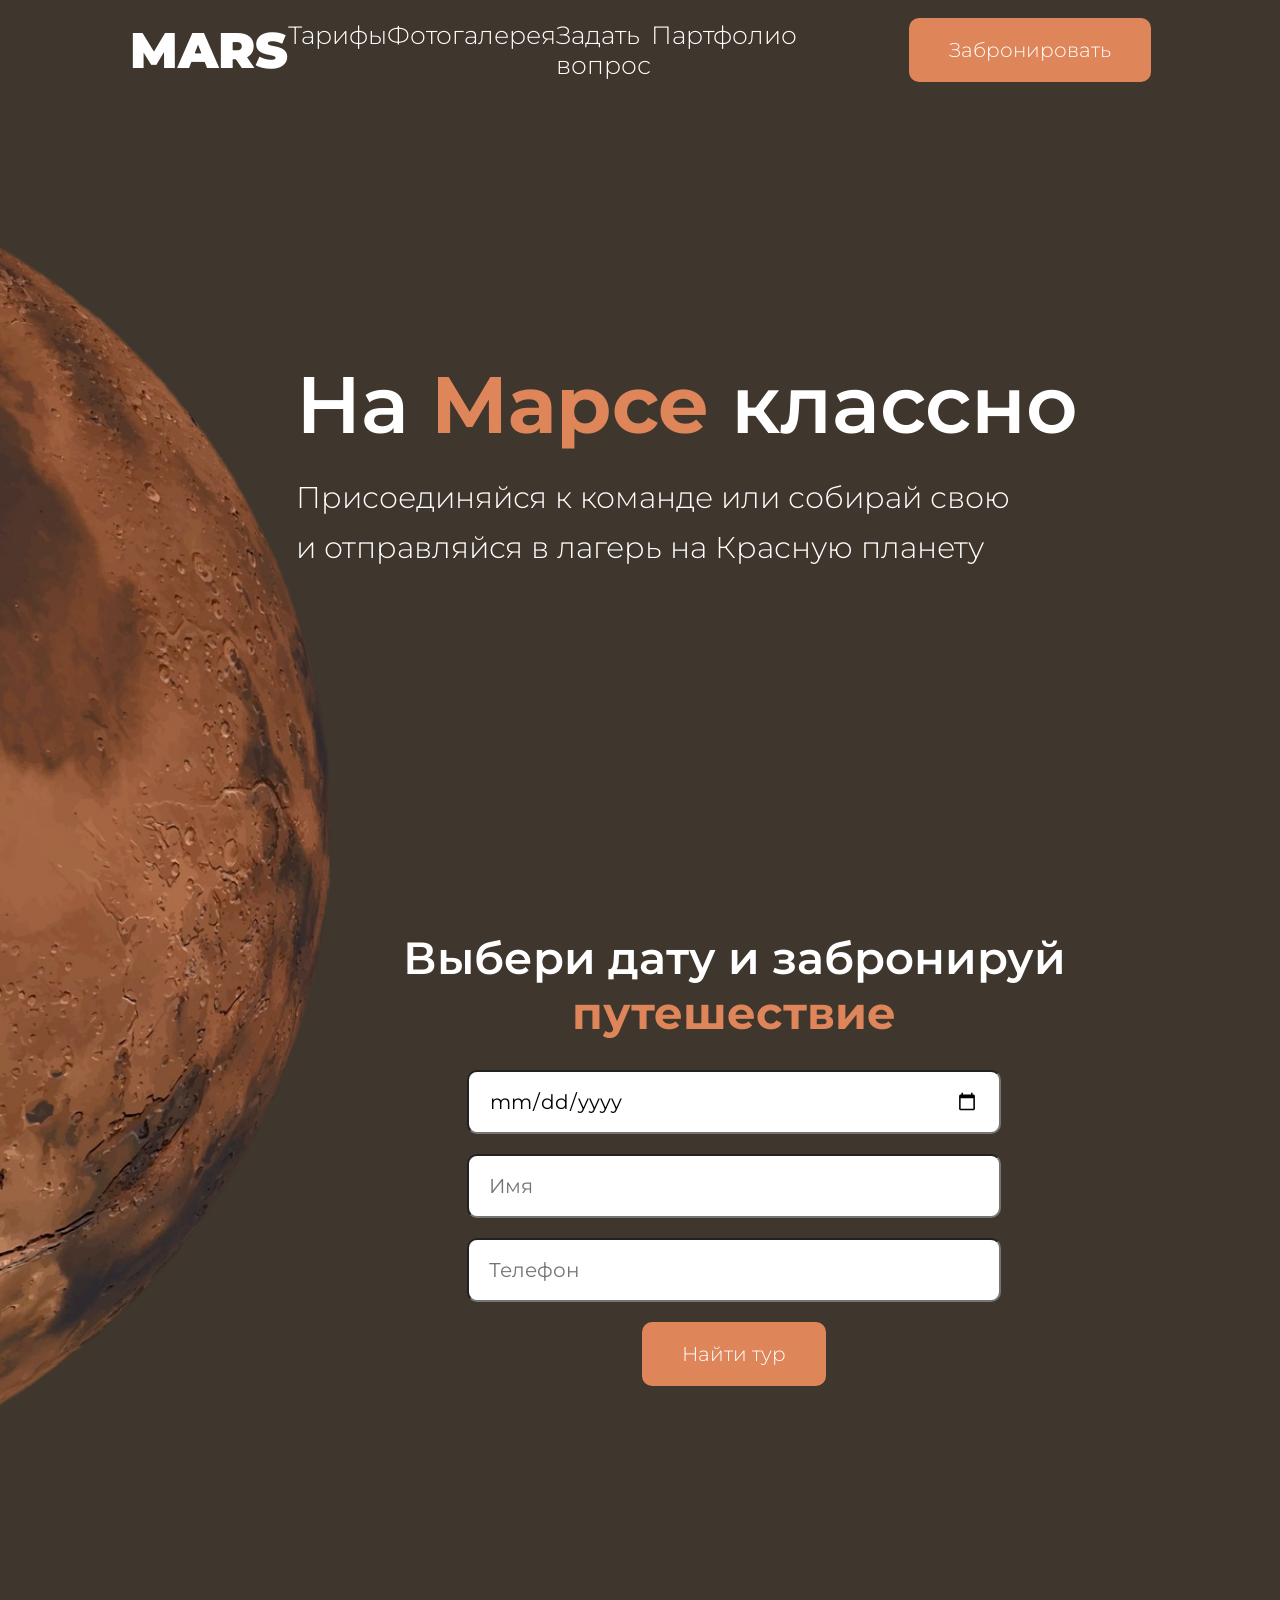
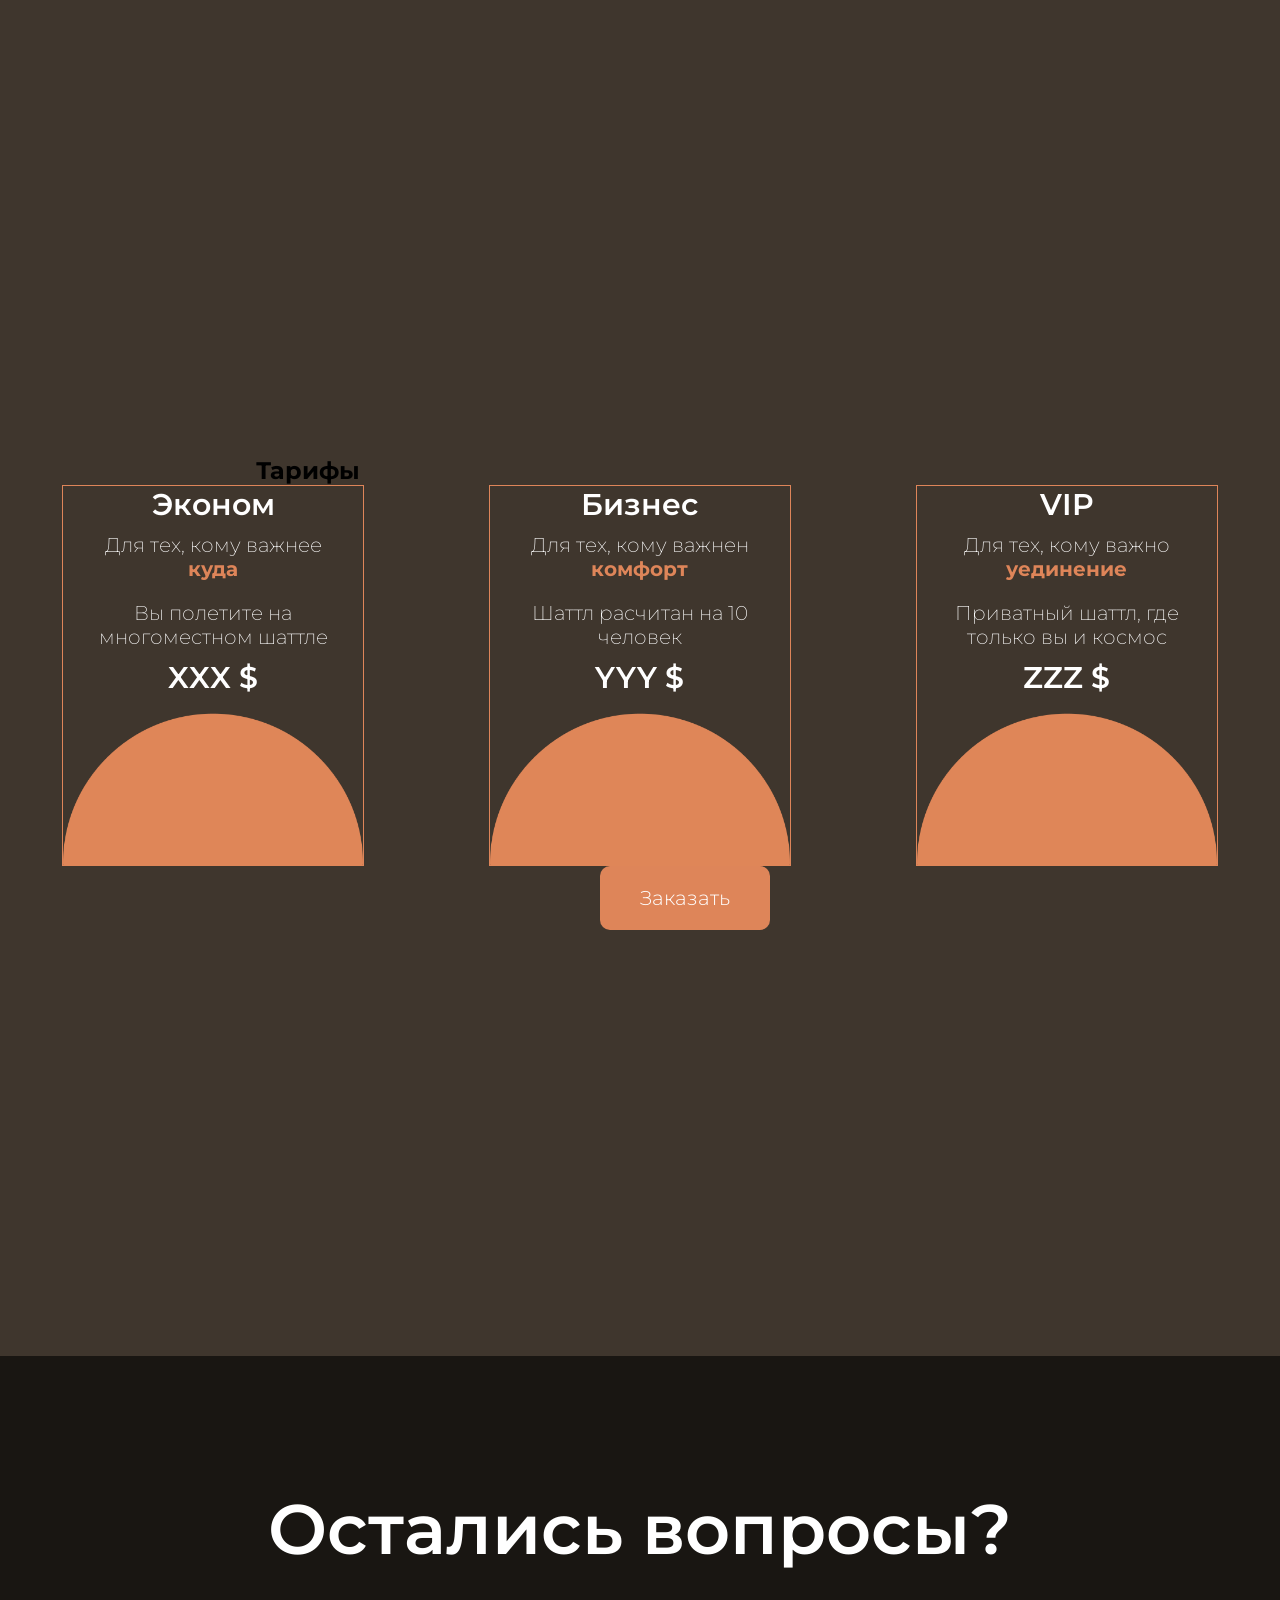
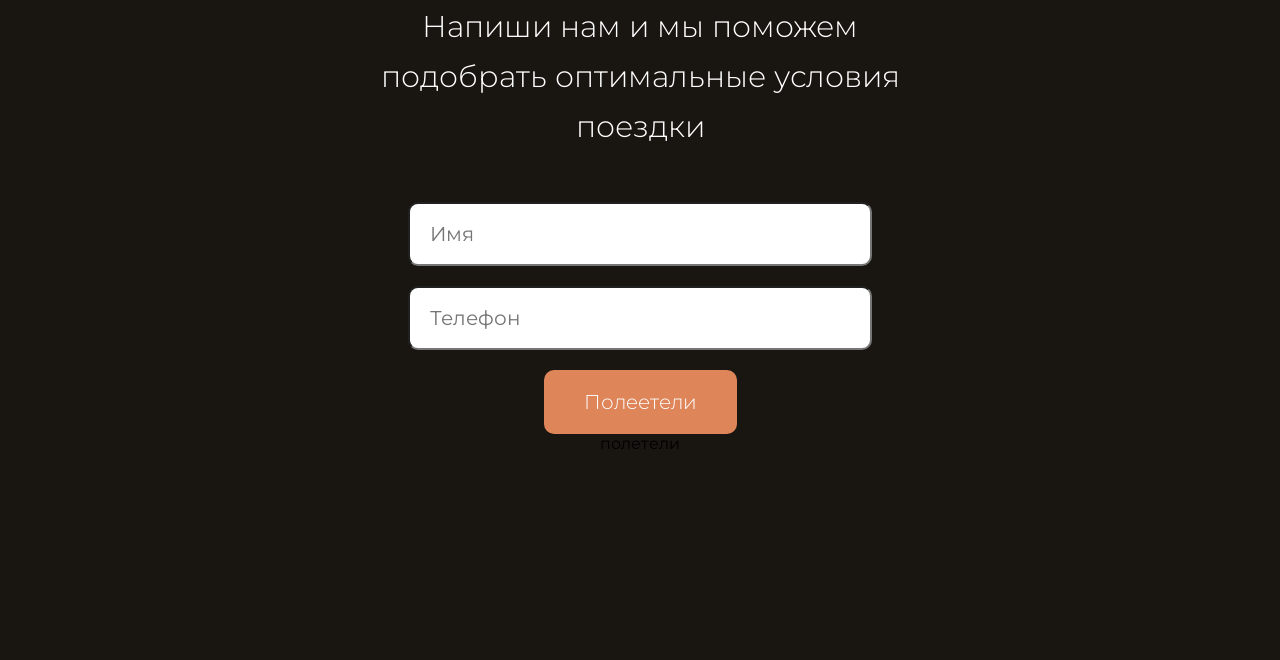
<file: index.html>
<!DOCTYPE html>
<html lang="en">
<head>
    <meta charset="UTF-8">
    <title>Title</title>
    <link rel="stylesheet" href="./style.css"/>
<!--    <link-->
<!--    rel="stylesheet"-->
<!--    href="https://cdnjs.cloudflare.com/ajax/libs/animate.css/4.1.1/animate.min.css"-->
<!--    />-->
</head>
<body>
    <header>
        <section class="header-block">
            <nav>
                <div class="links">
                    <p class="logo">MARS</p>
                    <a href="#tariffs" class="link">Тарифы</a>
                    <a href="#photogallery" class="link">Фотогалерея</a>
                    <a href="#questions" class="link">Задать вопрос</a>
                    <a href="./JavaScript/portfolio/portfolio.html" class="link">Партфолио</a>
                </div>
            <a href="#" class="btn">Забронировать</a>
            </nav>
            <div class="title-block">
                <h1 class="title">На <b>Марсе</b> классно</h1>
                <p class="subtitle">Присоединяйся к команде или собирай свою
                <br> и отправляйся в лагерь на Красную планету</p>
            </div>
        </section>
        <img class="image"  src="img/mars.png">
        <section class="header-form">
            <form class="dateForm">
                <h2 class="form-title">Выбери дату и забронируй <b>путешествие</b></h2>
                <input type="date" placeholder="Дата"/>
                <input type="text" placeholder="Имя"/>
                <input type="tel" placeholder="Телефон"/>
                <a href="" class="btn" onclick="confirm()">Найти тур</a>

<!--        <form>-->
<!--            <p>-->
<!--                <label>Имя:</label>-->
<!--                <input type="text">-->
<!--            </p>-->
<!--            <p>-->
<!--                <label>Email:</label>-->
<!--                <input type="email">-->
<!--            </p>-->
<!--            <button type="submit">Отправить</button>-->
<!--        </form>-->
          </form>
        </section>
    </header>
    <main>
        <section class="tariffs" id="tariffs">
            <h1 class="title-block">Тарифы</h1>
            <div class="tariffs-block">
                <div class="tariff">
                    <h3>Эконом</h3>
                    <p>Для тех, кому важнее <br> <b>куда</b></p>
                    <p>Вы полетите на многоместном шаттле</p>
                    <h3>XXX $</h3>
                    <img class="half-circle" src="img/half-circle.png" alt="">
                </div>
                <div class="tariff">
                    <h3>Бизнес</h3>
                    <p>Для тех, кому важнен <br> <b>комфорт</b></p>
                    <p>Шаттл расчитан на 10 человек</p>
                    <h3>YYY $</h3>
                    <img class="half-circle" src="img/half-circle.png" alt="">
                </div>
                <div class="tariff">
                    <h3>VIP</h3>
                    <p>Для тех, кому важно <br> <b>уединение</b></p>
                    <p>Приватный шаттл, где только вы и космос</p>
                    <h3>ZZZ $</h3>
                    <img class="half-circle" src="img/half-circle.png" alt="">
                </div>
            </div>
            <a href="" class="btn"> Заказать</a>
        </section>
        <section class="photogallery">
            <script >
                function confirm(){
            alert('ваш запрос отправлен, ближайшее время мы с вами свяжемся')
            }
            </script>
        </section>
    </main>
    <footer id="questions">
        <div class="video-block">
            <video class="video" src="img/racket.mp4" autoplay loop muted></video>
        </div>
        <div class="questions-block">
            <h1 class="questions-title">Остались вопросы?</h1>
            <form class="form2">
                <h2 class="form-subtitle">Напиши нам и мы поможем подобрать оптимальные условия поездки</h2>
                <input type="text" placeholder="Имя"/>
                <input type="tel" placeholder="Телефон"/>
                <a href="" class="btn"> Полeетели</a>
                <p>полетели</p>

            </form>
        </div>
    </footer>
</body>
</html>
</file>
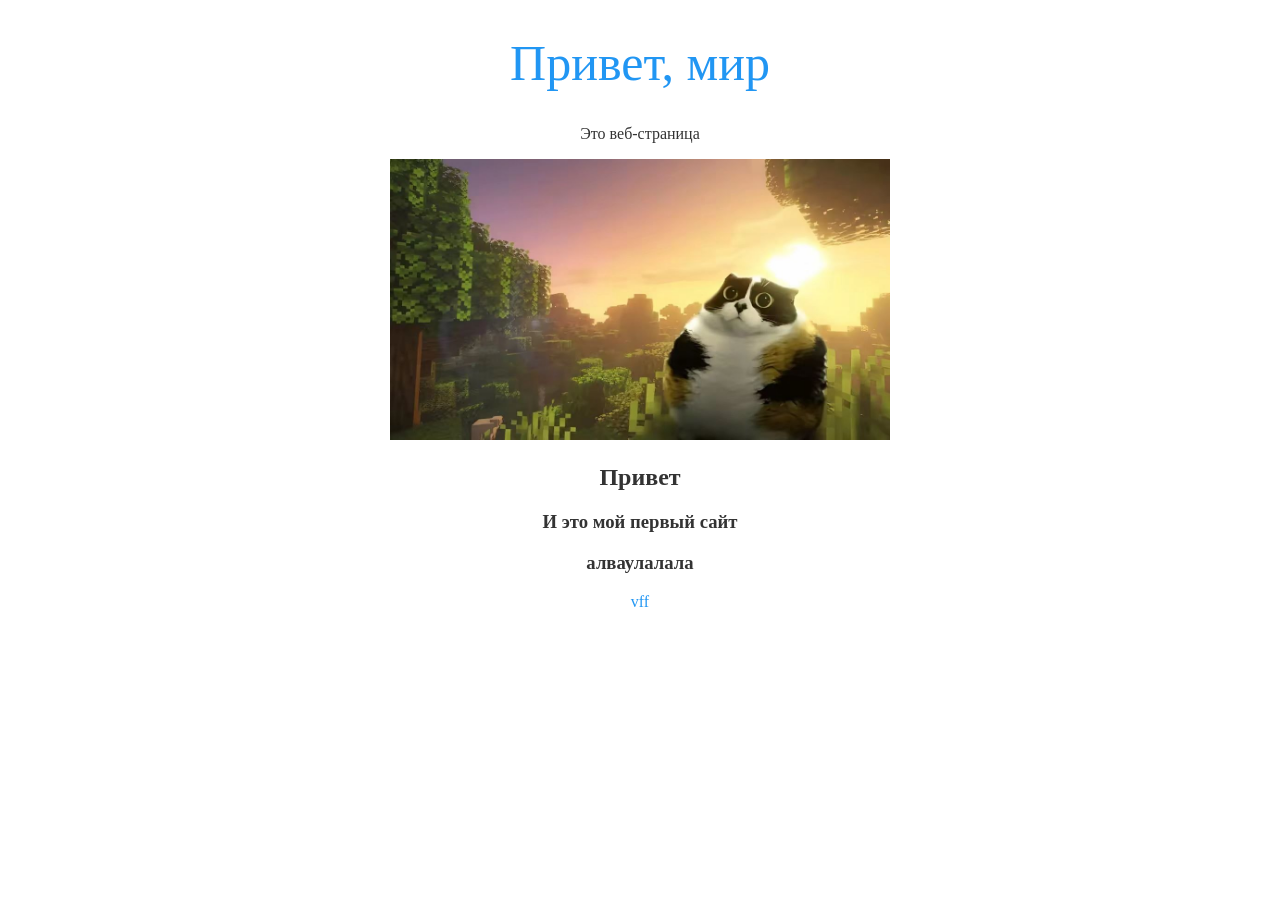
<file: templates/index.html>
<!DOCTYPE html>
<html lang="en">
<head>
    <meta charset="UTF-8">
    <title>Привет, мир</title>
    <link rel="stylesheet" href="/static/style.css">
</head>
<body>
        <div>
            <h1>Привет, мир</h1>
            <p>Это веб-страница</p>
            <img src='/static/picture.jpg' width='500'>
            <h2 class="title">Привет</h2>
            <h3 class="title">И это мой первый сайт</h3>
            <h3>алваулалала</h3>
        </div>
    <a href='https://meet.jit.si/SpokenPupilsBaseAbove'> vff</a>

</body>
</html>
</file>
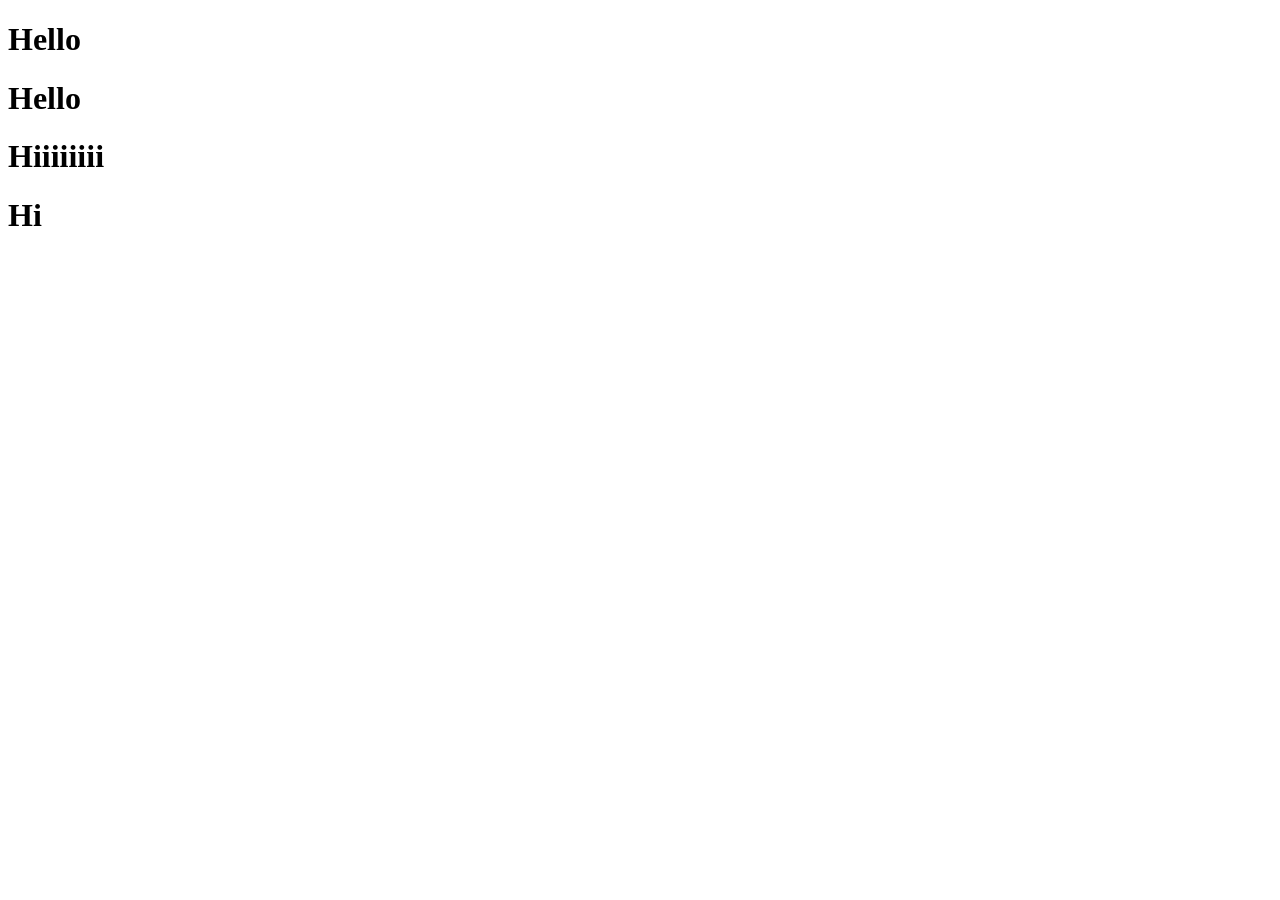
<file: index8.html>
<!DOCTYPE html>
<html lang="en">
<head>
     <link
    rel="stylesheet"
    href="https://cdnjs.cloudflare.com/ajax/libs/animate.css/4.1.1/animate.min.css"
    />
    <meta charset="UTF-8">
    <title>Title</title>
</head>
<body>
    <h1 class="animate__animated animate__bounce">Hello</h1>
    <h1 class="animate__animated animate__flash">Hello</h1>
    <h1 class="animate__animated animate__bounceInUp">Hiiiiiiii</h1>
    <h1 class="animate__animated animate__bounceInUp">Hi</h1>
</body>
</html>
</file>
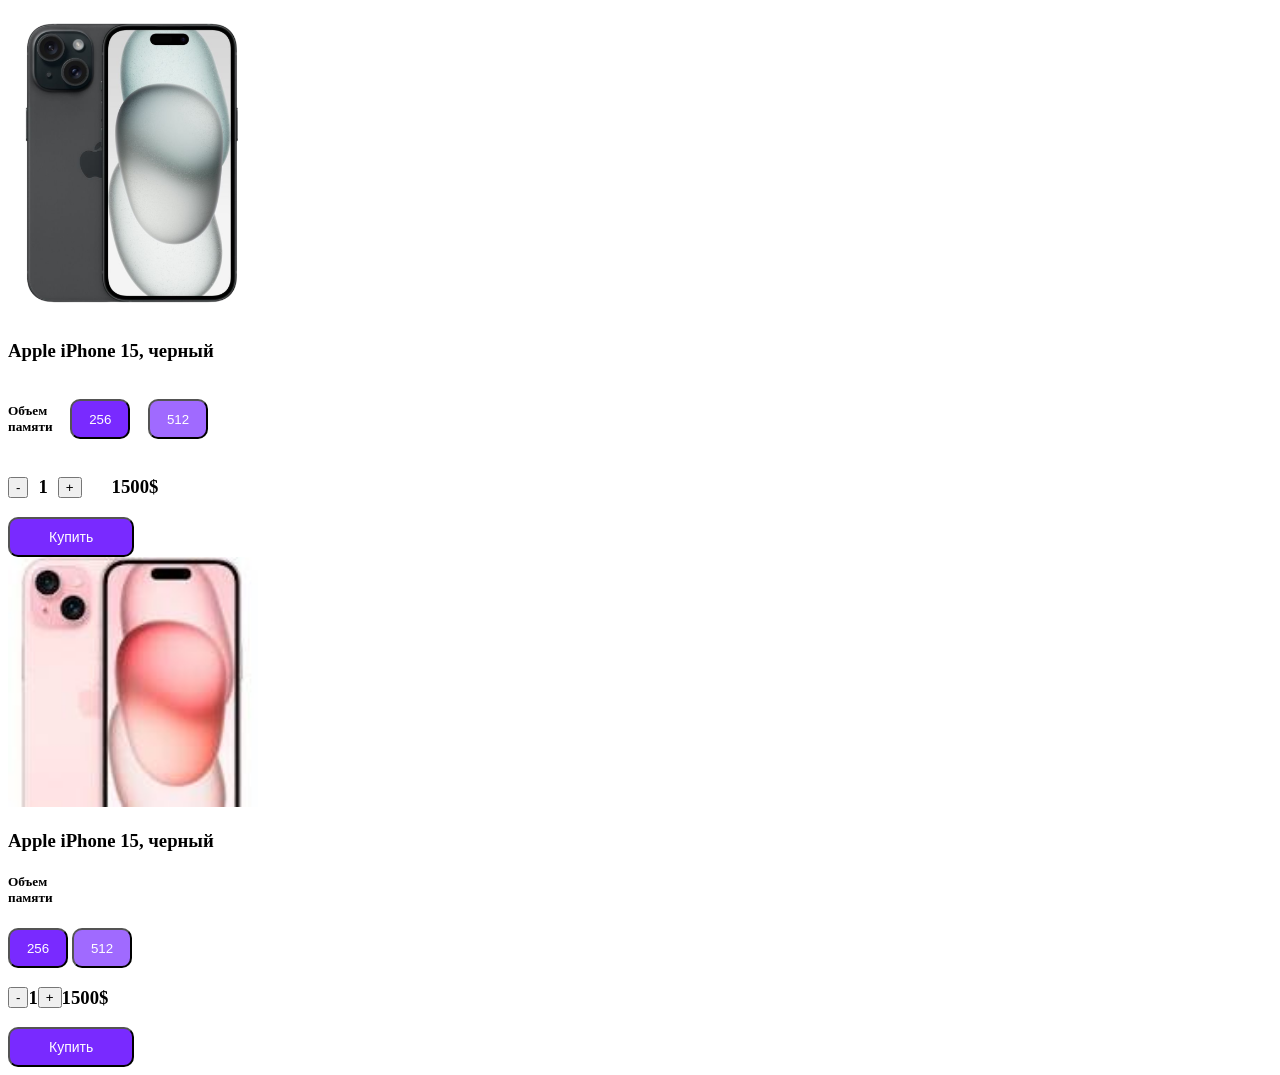
<file: JavaScript/index4.html>
<!DOCTYPE html>
<html lang="en">
<head>
    <meta charset="UTF-8">
    <title>Title</title>
    <link rel="stylesheet" href="style4.css">
</head>
<body>
<div class="card iPhone">
    <div class="card-image">
        <img src="image/phone.png" width="250">
    </div>
    <div class="card-info">
        <h3>Apple iPhone 15, черный</h3>
        <div class="size">
            <h5>Объем <br> памяти</h5>
            <button class="btn-size medium active">
                256
            </button>
            <button class="btn-size large">
                512
            </button>
        </div>
        <div class="counter">
            <button id="minus"> - </button>
            <h3 id="value"> 1 </h3>
            <button id="plus"> + </button>
            <h3 class="price">1500$</h3>
        </div>
        <div class="price-block">
            <button id="buy"> Купить </button>
        </div>
    </div>
</div>
<div class="card iPhone">
    <div class="card-image">
        <img src="image/phone1.jpg" width="250">
    </div>
    <div class="card-info">
        <h3>Apple iPhone 15, черный</h3>
        <div class="size1">
            <h5>Объем <br> памяти</h5>
            <button class="btn-size medium1 active">
                256
            </button>
            <button class="btn-size large1">
                512
            </button>
        </div>
        <div class="counter">
            <button id="minus1"> - </button>
            <h3 id="value1"> 1 </h3>
            <button id="plus1"> + </button>
            <h3 class="price1">1500$</h3>
        </div>
        <div class="price-block">
            <button id="buy1"> Купить </button>
        </div>
    </div>
</div>
<script src="script4.js"></script>
</body>
</html>
</file>
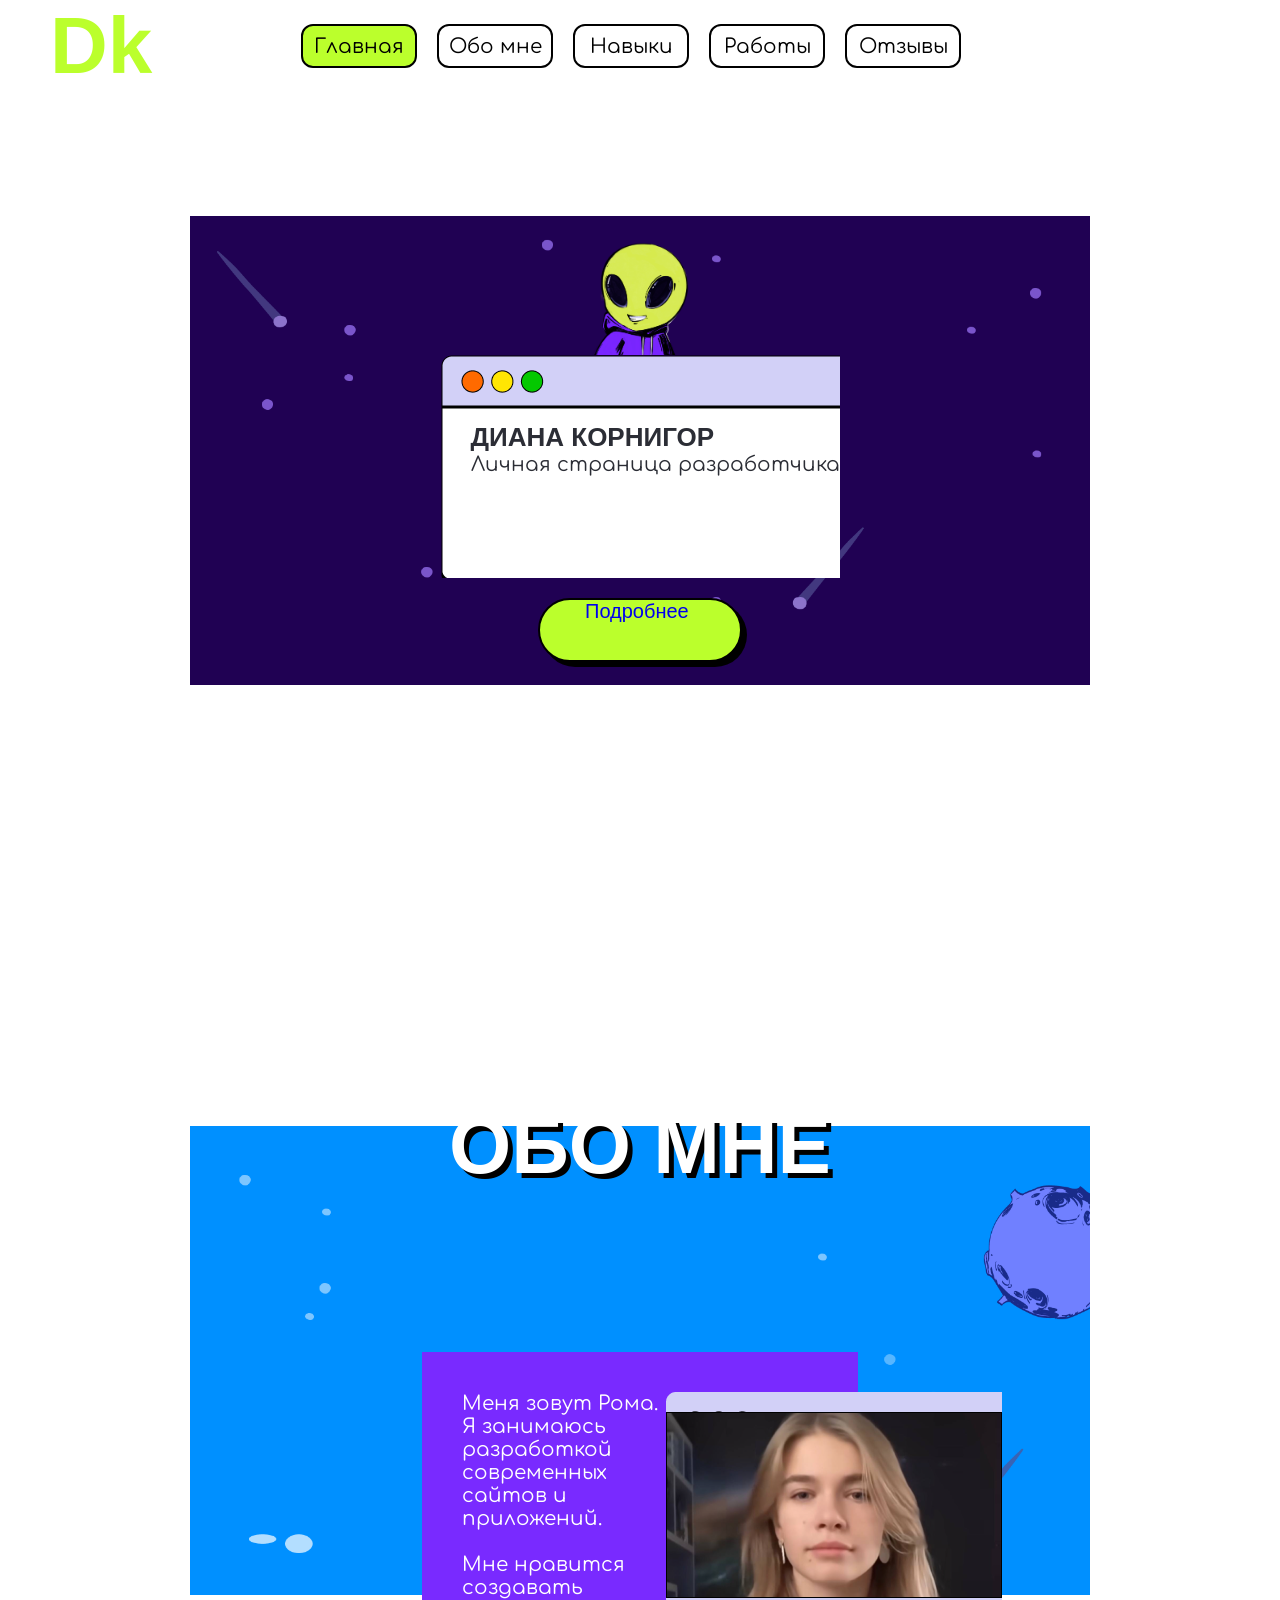
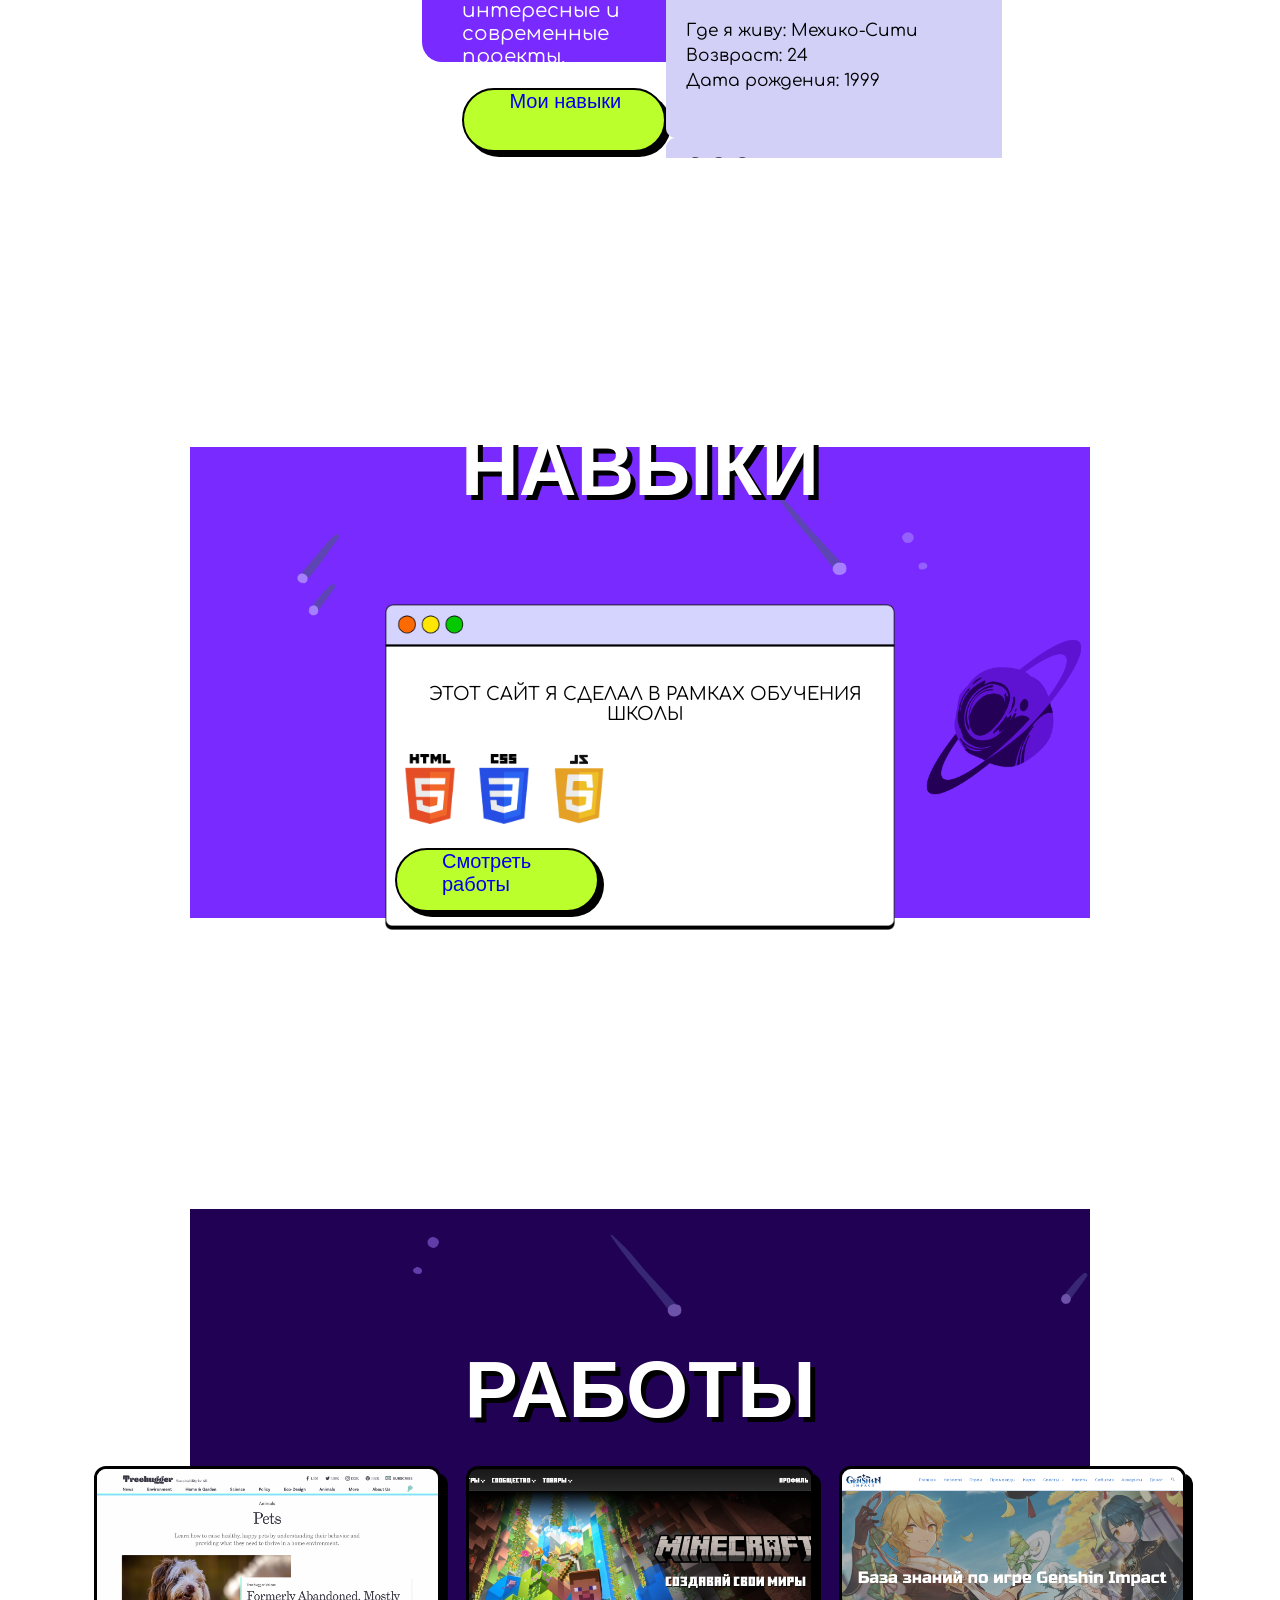
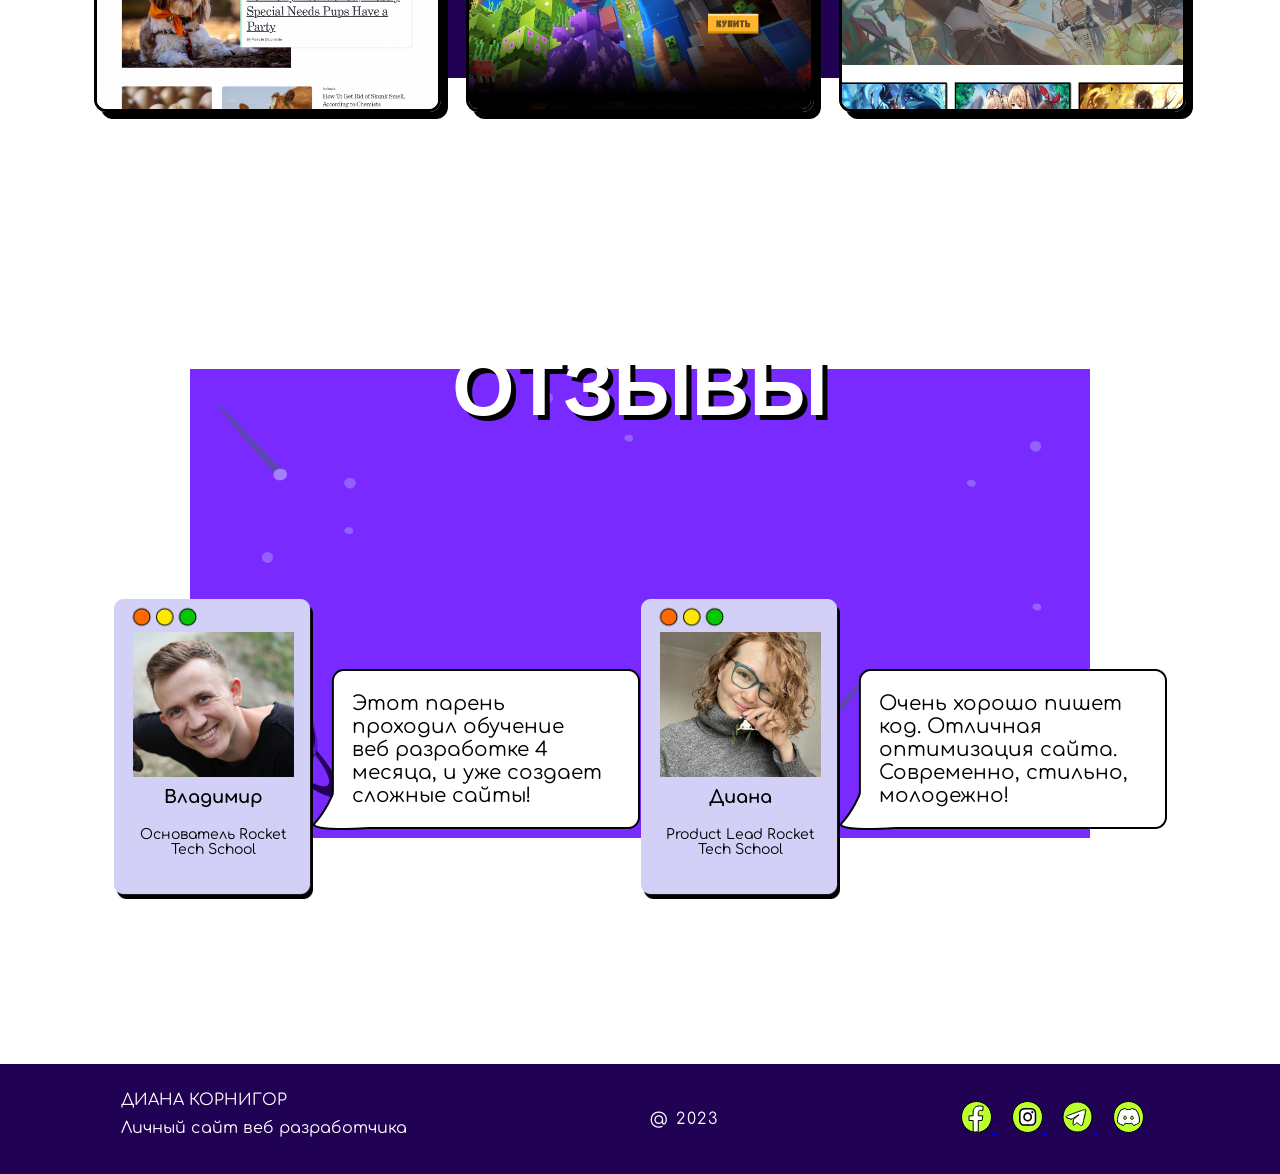
<file: JavaScript/portfolio/portfolio.html>
<!DOCTYPE html>
<html lang="en">
<head>
    <meta charset="UTF-8">
    <title>Title</title>
    <link rel="stylesheet" href="portfolio.css">
</head>
<body>
<nav>
    <div class="fixed-menu">
        <h1 class="logo">Dk</h1>
        <div class="nav-links">
            <a class="nav-link main-link active" href="#main">Главная</a>
            <a class="nav-link about-link" href="#about">Обо мне</a>
            <a class="nav-link skills-link" href="#skills">Навыки</a>
            <a class="nav-link works-link" href="#works">Работы</a>
            <a class="nav-link comments-link" href="#comments">Отзывы</a>
        </div>
        <div class="mobile-button">
            <img src="img/mobile_menu.png" width="40">
        </div>
        <div class="mobile-menu hide">
            <div class="mobile-nav">
                <div class="mobile-nav-links">
                    <a class="nav-link" href="#main">Главная</a>
                    <a class="nav-link" href="#about">Обо мне</a>
                    <a class="nav-link" href="#skills">Навыки</a>
                    <a class="nav-link" href="#works">Работы</a>
                    <a class="nav-link" href="#comments">Отзывы</a>
                </div>
            </div>
        </div>
    </div>
</nav>
<section id="main">
    <div class="main-block">
        <img src="img/maskot.png" width="125">
        <div class="main-content">
            <h1 class="main-title">
                ДИАНА КОРНИГОР
            </h1>
            <p class="main-subtitle">
                Личная страница разработчика
            </p>
        </div>
        <div class="button">
            <a href="#">Подробнее</a>
        </div>
    </div>
    <div class="moving-planet">

    </div>
</section>
<section id="about">
    <h1 class="title">ОБО МНЕ</h1>
    <div class="about-block">
        <div class="about-content">
            <div class="about-text">
                <p class="about-title"> Меня зовут Рома.
                Я занимаюсь разработкой современных сайтов и приложений. <br><br>
                Мне нравится создавать интересные и современные проекты.
                </p>
                <div class="button">
                    <a href="#">Мои навыки</a>
                </div>
            </div>
            <div class="about-card">
                <img src="img/photo.png">
                <p>Где я живу: Мехико-Сити</p>
                <p>Возвраст: 24</p>
                <p>Дата рождения: 1999</p>
            </div>
        </div>
    </div>
    <div class="moving-cloud">

    </div>
</section>
<section id="skills">
    <h1 class="title">НАВЫКИ</h1>
    <div class="skills-block">
        <div class="skills-card">
            <p> ЭТОТ САЙТ Я СДЕЛАЛ В РАМКАХ ОБУЧЕНИЯ ШКОЛЫ
            </p>
            <div class="languages">
                <img src="img/html.png" width="70">
                <img src="img/css.png" width="70">
                <img src="img/js.png" width="70">
            </div>
            <div class="button">
                <a href="#">Смотреть работы</a>
            </div>
        </div>
    </div>
</section>
<section id="works">
    <h1 class="title">РАБОТЫ</h1>
    <div class="gallery">
<!--    <div class="works-block">-->
        <img src="img/work1.png">
        <img src="img/work2.png">
        <img src="img/work3.png">
    </div>
        <div class="viewer">
        <img id="big">
        </div>
</section>
<section id="comments">
    <h1 class="title">ОТЗЫВЫ</h1>
    <div class="comments-block">
        <div class="comment-card">
            <img src="img/photo1.png">
            <h3>Владимир</h3>
            <p>Основатель Rocket Tech School</p>
        </div>
        <div class="comment">
            <p>
                Этот парень проходил обучение
                веб разработке 4 месяца, и
                уже создaет сложные сайты!
            </p>
        </div>
        <div class="comment-card">
            <img src="img/photo2.png">
            <h3>Диана</h3>
            <p>Product Lead Rocket Tech School</p>
        </div>
        <div class="comment">
            <p>
                Очень хорошо пишет код.
                Отличная оптимизация сайта.
                Современно, стильно, молодежно!
            </p>
        </div>
    </div>
</section>
<footer>
    <div class="footer-info">
        <p>ДИАНА КОРНИГОР</p>
        <p>Личный сайт веб разработчика</p>
    </div>
    <div class="footer-year">
        <p>@ 2023</p>
    </div>
    <div class="footer-links">
        <a href="#">
            <img src="img/facebook.svg">
        </a>
        <a href="#">
            <img src="img/instagram.svg">
        </a>
        <a href="#">
            <img src="img/telegram.svg">
        </a>
        <a href="#">
            <img src="img/discord.svg">
        </a>
    </div>
</footer>

<script src="portfolio.js"></script>
</body>
</html>
</file>
<file: style.css>
@import url('https://fonts.googleapis.com/css2?family=Montserrat:ital,wght@0,100..900;1,100..900&family=Roboto+Condensed:ital,wght@0,100..900;1,100..900&display=swap');
*{
    margin: 0 auto;
    font-family: 'Montserrat', sans-serif;
}
body{
    background-color: #3F362D;
}
header{
    height: 200vh;
}
.header-block{
    height: 100vh;
    max-width: 1200px;
    position: relative;
}
nav{
    display: flex;
    justify-content: space-between;
    align-items: center;
    height: 100px;
}
.logo{
    font-weight: 900;
    font-size: 50px;
    color: #FFFFFF;
}
.links{
    display: flex;
    justify-content: space-between;
    width: 600px;
}
.link{
    color: #FFFFFF;
    text-decoration: none;
    font-weight: 300;
    font-size: 25px;
}
.btn{
    background-color: #de8559;
    border: none;
    text-decoration: none;
    padding: 20px 40px;
    border-radius: 10px;
    color: #FFFFFF;
    font-weight: 300;
    font-size: 20px;
}
.link:hover{
    color: #de8559;
}
.btn:hover{
    background-color: #c97146;
}
.title-block{
    margin-left: 20vw;
    margin-top: 20vw;
}
.title{
    font-weight: 600;
    font-size: 80px;
    color: #FFFFFF;
}
.title b{
    color: #de8559;
}
.subtitle{
    font-weight: 300;
    font-size: 30px;
    color: #FFFFFF;
    line-height: 50px;
    margin-top: 20px;
}
.dateForm{
    width: 700px;
    display: flex;
    flex-direction: column;
    margin-left: 30vw;
}
.form-title{
    font-weight: 600;
    font-size: 45px;
    color: #FFFFFF;
    text-align: center;
    margin: 30px 0;
}
input{
    width: 70%;
    height: 50px;
    margin-bottom: 20px;
    border-radius: 10px;
    padding: 5px 20px;
    font-size: 20px;
    outline: none;
}
input:focus{
    border: #de8559 3px solid;
}
.form-title b{
    color: #de8559;
}
.image{
    position: absolute;
    height: 150vh;
    top: 150px;
    right: 74%;
}
.tariffs{
    min-height: 100vh;
}
.tariffs .btn{
    margin-left: 600px;
    display: inline-block;
}
.tariffs-block{
    display: flex;
    justify-content: space-around;
}
.tariff{
    border: 1px solid #de8559;
    width: 300px;
}
.tariff h3{
    font-weight: 600;
    font-size: 30px;
    color: #FFFFFF;
    text-align: center;
    margin: 20px 1;
}
.tariff p{
    font-weight: 200;
    font-size: 20px;
    color: #FFFFFF;
    text-align: center;
    padding: 10px 20px;
}
.tariff p b{
    color: #de8559;
}
.half-circle{
    width: 100%;
    position: relative;
    top: 5px;
}
.btn-date{
    margin-top: 75px;
    display: block;
    text-align: center;
    width: 300px;
    background-color: #de8559;
    text-decoration: none;
    padding: 20px 40px;
    border-radius: 10px;
    color: #FFFFFF;
    font-weight: 300;
    font-size: 25px;
}
footer{
    width: 100vw;
    position: relative;
}
.video{
    height: 100vh;
    width: 100%;
    position: relative;
    object-fit: cover;
}

.video-block{
    position: relative;
}

.video-block::before{
    content: "";
    position: absolute;
    top: 0;
    left: 0;
    width: 100%;
    height: 100%;
    background-color: rgba(0, 0, 0, 0.6);
    z-index: 1;
}
.questions-block{
    position: absolute;
    top: 0;
    z-index: 1;
    width: 100vw;
    text-align: center;
    margin-top: 100px;
}
.form2{
    width: 600px;
    display: flex;
    flex-direction: column;
}
.questions-title{
    font-weight: 600;
    font-size: 70px;
    color: #FFFFFF;
    text-align: center;
    margin: 30px 0;
}
.form-subtitle{
    font-weight: 300;
    font-size: 30px;
    color: #FFFFFF;
    line-height: 50px;
    margin-bottom: 50px;
}
</file>
<file: static/style.css>
body {
    font-family: 'Roboto', sans-serif
    background-color: #f0f0f0;
    color: #333;
    text-align: center;
    line-height: 1,6;
}

.blog{
    margin: auto;
    max-widht: 800px;
}

.card {
    padding: 20px
    margin-bottom: 30px;
    background-color: #fff;
    box-shadow: 0 2px 5px rgba(0, 0, 0, 0.1);
    border: none;
    border-radius: 10px;
}

h1 {
    font-size: 50px;
    font-weight: 300;
    color: #2196F3;
    text-align: center;
}

a{
    text-decoration: none;
    color: #2196F3;
]
</file>
<file: JavaScript/style4.css>
.size{
display: flex;
align-items: center;
justify-content:
space-between;
width: 200px;
}
.btn-size{
width: 60px;
height: 40px;
border-radius: 10px;
background-color: #782affb2;
color: white;
font-size; 14px;
}
.btn-size:hover{
background-color: #792aff;
}
.counter{
display: flex;
align-items: center;
}
#value{
margin: 0 10px;
}
.price{
font-size 25px;
border-radius: 20px;
margin-left: 30px;
}
.price-block{
display: flex;
align-items: center;
}
.active{
background-color: #792aff;
}
#buy{
background-color: #792aff;
color: white;
width: 10%;
height: 40px;
border-radius: 10px;
font-size: 14px;
}
#buy1{
background-color: #792aff;
color: white;
width: 10%;
height: 40px;
border-radius: 10px;
font-size: 14px;
}
</file>
<file: JavaScript/portfolio/portfolio.css>
@import url('https://fonts.googleapis.com/css2?family=Comfortaa:wght@300..700&family=Montserrat:ital,wght@0,100..900;1,100..900&family=Roboto+Condensed:ital,wght@0,100..900;1,100..900&display=swap');
*{
margin: 0;
font-family: 'Inter', sans-serif;
scroll-behavior: smooth;
}
section{
background-position: center;
background-repeat: no-repeat;
background-size: 100vh;
position: relative;
}
#main{
background-image: url(img/bgMAIN.png);
}
#about{
background-image: url(img/bgABOUT.png);
}
#skills{
background-image: url(img/bgSKILLS.png);
}
#works{
background-image: url(img/bgWORKS.png);
}
#comments{
background-image: url(img/bgCOMMENTS.png);
}
.main-block, .about-block, .skills-block, .works-block, .comments-block{
display: flex;
justify-content: center;
align-items: center;
min-height: 70vh;
}
.main-block{
flex-direction: column;
height: 100vh;
}
.main-content{
background-image: url(img/form1.png);
background-repeat: no-repeat;
background-size: contain:
width: 849px;
height: 223px;
padding-left: 30px;
z-index: 2;
}
.main-title{
padding-top: 67px;
color: #2B2D35;
font-size: 26px;
}
.main-subtitle{
color: #2B2D35;
font-size: 20px;
font-family: 'Comfortaa';
}
.button{
width: 200px;
height: 60px;
border-radius: 100px;
border: 2px solid #000;
background: #BBFF2C;
display: flex;
justify-content: center:
align-items: center;
box-shadow: 5px 5px 0 #000000;
margin-top: 20px;
transition-duration: 0.3s;
}
.button a {
font-size: 20px;
text-decoration: none;
padding-left: 45px;
}
.button:hover{
background: #a0d826;
}
.planet{
background: url(img/planet.png);
background-repeat: no-repeat;
width: 405px;
height: 330px;
transform: rotate(-176deg);
position: absolute;
right: 20px;
z-index: 1;
}
.moving-planet{
background: url(img/moving-planet.png);
background-repeat: no-repeat;
width: 200px;
height: 230px;
transform: rotate(-15deg);
position: absolute;
bottom: 30px;
left: 30px;
}
.moving-cloud{
background: url(img/cloud.png);
background-repeat: no-repeat;
width: 180px;
height: 162px;
position: absolute:
bottom: 30px;
left: 30px;
}

@keyframes planet-move {
from{transform: translateY(0px);}
to {transform: translateY(70px);}
}
.moving-planet, .moving-cloud, .moving-planet2{
animation-name: planet-move;
animation-duration: 2s;
animation-iteration-count: infinite;
animation-direction: alternate;
display: none;
}
.title{
padding-top: 200px;
text-align: center;
color: #FFF;
font-size: 80px;
text-shadow: 5px 5px 0 #000000;
}
.about-content{
width: 34%;
height: 310px;
border-radius: 0px 0px 0px 20px;
background: #792AFF;
padding-left: 40px;
padding-top: 40px;
position: relative;
display: flex;
box-sizing: border-box;
}
.about-title{
color:  #FFF;
font-size: 20px;
max-width: 463px;
margin-bottom: 20px;
font-family: 'Comfortaa';
}
.about-card{
background-image: url(img/form2.png);
width: 376px;
height: 346px;
display: flex;
justify-content: center:
align-items: center;
padding-top: 20px;
position: relative;
flex-direction: column;
}
.about-card p{
color: #000;
font-size: 17px;
align-self: start;
padding-left: 20px;
line-height: 25px;
font-family: 'Comfortaa';
}
.about-card img{
padding-bottom: 20px;
}
.skills-card{
background-image: url(img/form3.png);
background-repeat: no-repeat;
background-size: contain;
height: 450px;
display: flex;
flex-direction: column;
align-items: center:
margin-top: 100px;
margin: 20px;
padding-left: 10px;
}
.skills-card p{
color: #000;
font-size: 18px;
margin-top: 80px;
margin-bottom: 30px;
text-align: center;
max-width: 500px;
font-family: 'Comfortaa';
}
.moving-planet2{
background: url(img/moving-planet2.png);
background-repeat: no-repeat;
width: 208px;
height: 200px;
position: absolute;
bottom: 70px;
left: 0px;
}
.works-block img{
margin: 0 20px;
width: 27%;
box-shadow: 7px 7px #000000;
}
.comments-block{
justify-content: space-evenly:
max-width: 1150px;
margin: auto;
}
.comment-card{
background-image: url(img/card.png);
background-repeat: no-repeat;
background-position: center;
background-size: contain;
height: 300px;
display: flex;
flex-direction: column;
justify-content: center;
align-items: center;
max-width: 200px;
}
.comment-card h3{
font-size: 18px;
font-family: 'Comfortaa';
padding: 10px;
}
.comment-card p{
font-size: 14px;
font-family: 'Comfortaa';
padding: 10px 20px;
text-align: center;
}
.comment{
background-image: url(img/comment.png);
background-repeat: no-repeat;
background-position: center;
background-size: contain;
width: 327px;
height: 161px;
display: flex;
justify-content: center;
align-items: center;
}
.comment p{
font-size: 20px;
font-family: 'Comfortaa';
max-width: 250px;
}
footer{
background-color: #200153;
height: 110px;
display: flex;
justify-content: space-around;
align-items: center;
color: #FFF;
}
.footer-info p{
font-family: 'Comfortaa';
padding-bottom: 10px;
}
.footer-year p{
font-family: 'Comfortaa';
letter-spacing: 1.5px;
}
.footer-links a{
margin-right: 15px;
}
nav{
position: fixed;
top: 0;
width: 100%;
z-index: 10;
}
.fixed-menu{
display: flex;
justify-content: space-between;
align-items: center;
flex: 1;
}
.nav-links{
display: flex;
justify-content: center;
flex-grow: 1;
padding-right: 150px;
}
.nav-link{
width: 112px;
height: 40px;
border-radius: 12px;
border: 2px solid #000;
background-color: #FFF;
text-decoration: none;
color: #000;
font-size: 20px;
font-family: 'Comfortaa';
display: flex;
justify-content: center;
align-items: center;
margin-right: 20px;
transition-duration: 0.3s;
}
.logo{
color: #BBFF2C;
font-size: 80px;
padding-left: 50px;
}
.nav-link:hover{
background-color: #BBFF2C
}
.active{
background-color: #BBFF2C;
}






.gallery {
    display: flex;
    justify-content: center;
    gap: 25px;
    padding: 30px;
}

.gallery img {
    width: 28%;
    height: 240px;
    object-fit: cover;
    border: 3px solid black;
    border-radius: 12px;
    box-shadow: 7px 7px #000;
    cursor: pointer;
    transition: 0.3s;
}

.gallery img:hover {
    transform: scale(1.05);
}

.viewer {
    display: none;
    position: fixed;
    inset: 0;
    background: #000d;
    justify-content: center;
    align-items: center;
    z-index: 100;
}

.viewer img {
    max-width: 80%;
    max-height: 80vh;
}
/*@media (max-width: 520px) {
body {
background-color: #792AFF;
}
}
@media (min-width: 521px) and (max-width: 960px) {
body {
background-color: black;
}
}
@media (min-width: 961px) {
body {
background-color: black;
}
} */
.mobile-button{
display: none;
padding-top: 10px;
width: 40px;
position: absolute;
right: 20px;
}
.hide{
display: none;
}

@media (max-width: 1000px) {
.mobile-button {
display: block;
}
.nav-links {
display: none;
}
.logo{
font-size: 40px;
padding-left: 20px;
padding-left: 10px;
}
.main-content{
max-width: 320px;
}
.main-title{
padding-top: 30px;
font-size: 30px;
}
.main-subtitle{
font-size: 15px;
}
.title{
font-size: 50px;
padding-top: 30px;
}
.about-block(
flex-direction: column;
margin-top: 20px;
padding: 0;
}
.about-card{
order: -1;
background-size: contain;
padding-top: 20px;
width: 326px;
height: 296px;
}
.about-card img{
width: 85%;
}
.about-content{
width: 75%;
height: 250px;
margin-bottom: 20px;
}
.about-title{
font-size: 10px;
}
.skills-card{
margin: 20px;
padding-left: 10px;
background-size: contain;
}
.skills-card p{
font-size: 16px;
margin-top: 15%;
margin-bottom: 20px;
}
.skills-section{
min-height: 60vh;
}
.skills-card .button{
position: absolute;
bottom: 100px;
}
.works-block{
flex-direction: column;
padding: 20px 0;
}
.works-block img{
margin: 20px 0:
width: 80%;
}
.comments-block{
flex-direction: column;
align-items: center;
justify-content: fle-start;
margin: 0 auto;
padding-top: 50px;
}
.comment{
background-image: url(img/comment-mobile.png);
}
.comment p{
font-size: 15px;
max-width: 290px;
}
.footer{
height: 200px;
flex-direction: column;
justify-content: space-evenly;
align-items: center;
}
.footer-info{
text-align: center;
}
.button{
width: 150px;
height: 40px;
z-index: 2;
}
.button a {
font-size: 15px;
}
}
.mobile-menu{
position: absolute;
top: 0;
z-index: -1;
width: 100%;
background-color: #200153;
min-height: 100vh;
}
.mobile-nav{
height: 100vh;
display: flex;
flex-direction: column;
justify-content: center;
align-items: center;
}
.mobile-nav-links .nav-link{
margin-bottom: 30px;
width: 210px;
height: 50px;
}
.off-scroll{
overflow: hidden;
}
</file>
